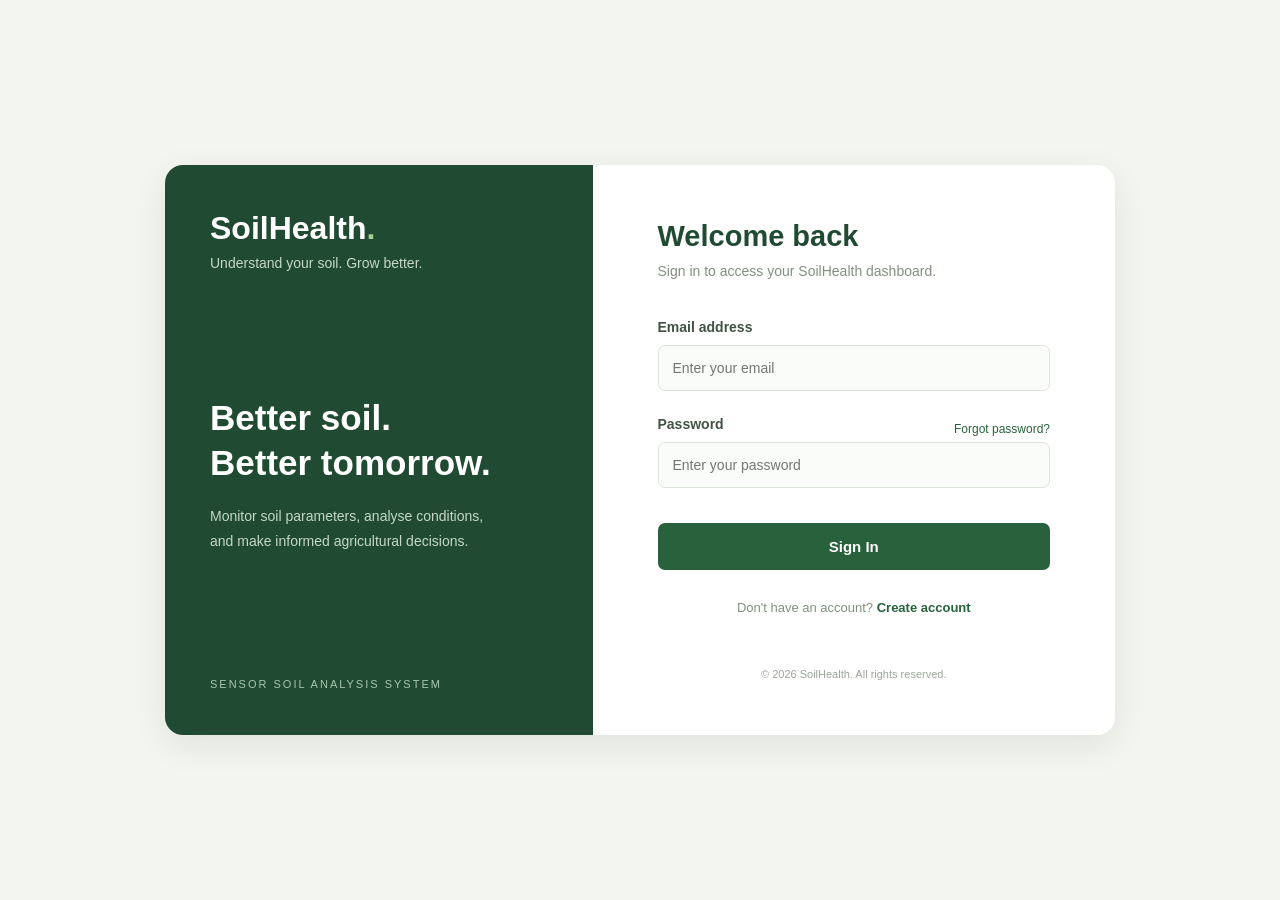
<file: Authentication/index.html>
<!DOCTYPE html>
<html lang="en">

<head>
    <meta charset="UTF-8">
    <meta name="viewport" content="width=device-width, initial-scale=1.0">

    <title>SoilHealth | Login</title>

    <link rel="stylesheet" href="AuthStyle.css">
</head>

<body>

    <div class="login-container">

        <!-- Left branding section -->

        <div class="brand-section">

            <div class="brand">
                <h1>SoilHealth<span>.</span></h1>
                <p>Understand your soil. Grow better.</p>
            </div>

            <div class="brand-message">
                <h2>Better soil.<br>Better tomorrow.</h2>
                <p>
                    Monitor soil parameters, analyse conditions,
                    and make informed agricultural decisions.
                </p>
            </div>

            <div class="brand-footer">
                SENSOR SOIL ANALYSIS SYSTEM
            </div>

        </div>


        <!-- Right login section -->

        <div class="form-section">

            <div class="form-content">

                <h2>Welcome back</h2>

                <p class="subtitle">
                    Sign in to access your SoilHealth dashboard.
                </p>

                <form id="loginForm">

                    <div class="input-group">
                        <label for="email">Email address</label>

                        <input
                            type="email"
                            id="email"
                            placeholder="Enter your email"
                            required
                        >
                    </div>


                    <div class="input-group">
                        <div class="password-label">
                            <label for="password">Password</label>

                            <a href="#">Forgot password?</a>
                        </div>

                        <input
                            type="password"
                            id="password"
                            placeholder="Enter your password"
                            required
                        >
                    </div>


                    <button type="submit">
                        Sign In
                    </button>

                </form>

                <p class="signup-text">
                    Don't have an account?
                    <a href="signup.html">Create account</a>
                </p>

            </div>

            <div class="form-footer">
                © 2026 SoilHealth. All rights reserved.
            </div>

        </div>

    </div>
<script src="login.js"></script>
</body>

</html>
</file>
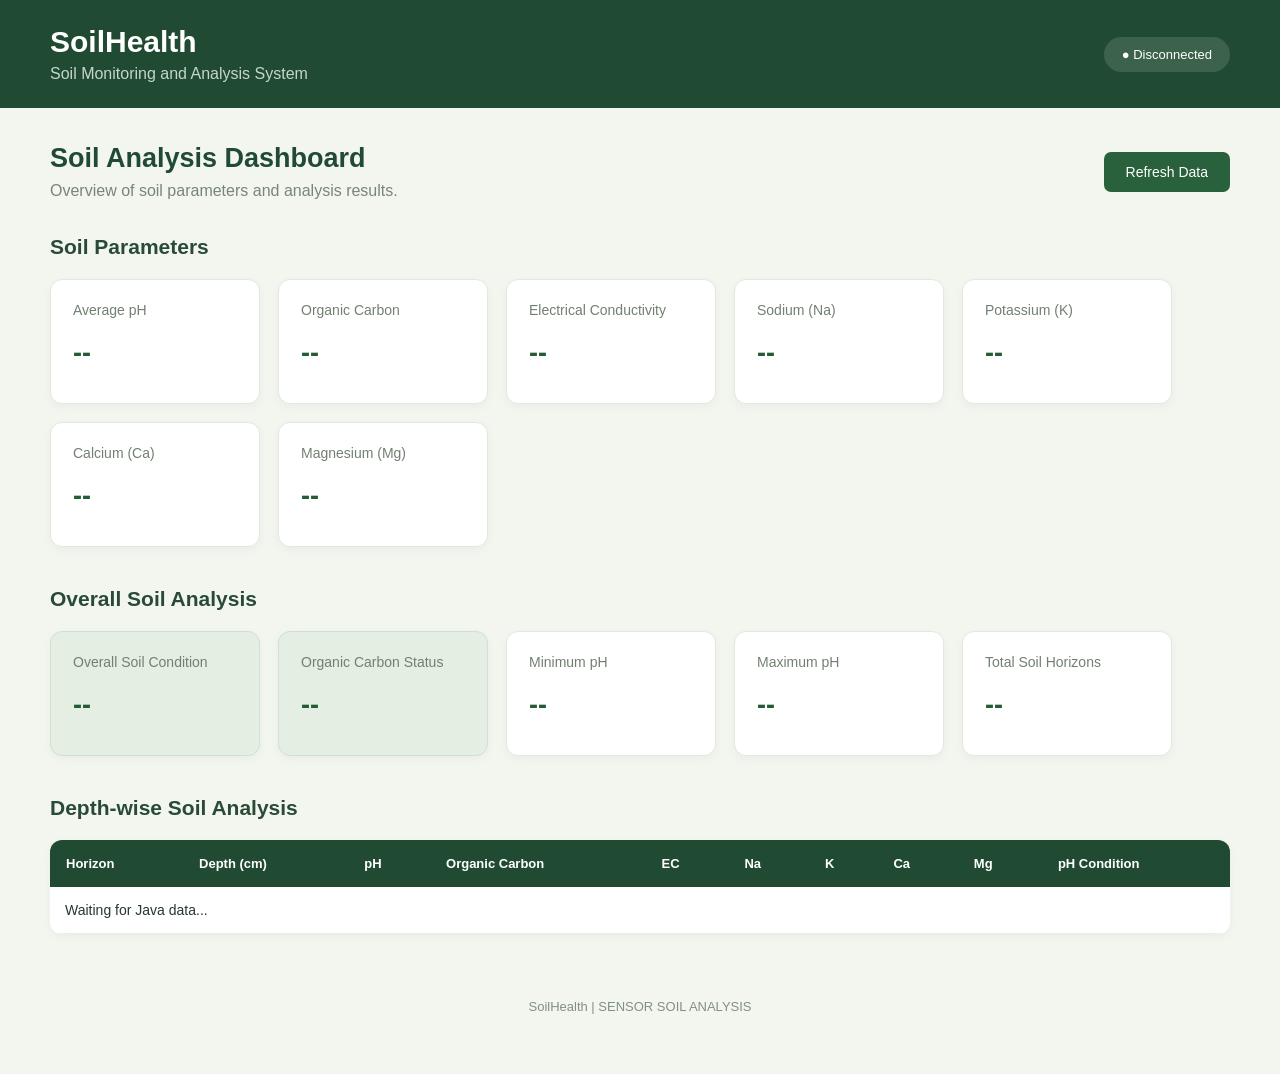
<file: Website/index.html>
<!DOCTYPE html>
<html lang="en">

<head>
    <meta charset="UTF-8">
    <meta name="viewport" content="width=device-width, initial-scale=1.0">

    <title>SoilHealth Dashboard</title>

    <link rel="stylesheet" href="style.css">
</head>

<body>

    <header>
        <div>
            <h1>SoilHealth</h1>
            <p>Soil Monitoring and Analysis System</p>
        </div>

        <div class="connection">
            <span id="connectionStatus">Connecting...</span>
        </div>
    </header>

    <main>

        <section class="welcome">
            <div>
                <h2>Soil Analysis Dashboard</h2>
                <p>Overview of soil parameters and analysis results.</p>
            </div>

            <button onclick="loadSoilData()">Refresh Data</button>
        </section>

        <!-- Soil Parameters -->

        <section>
            <h2>Soil Parameters</h2>

            <div class="grid">

                <div class="card">
                    <h3>Average pH</h3>
                    <p id="ph">--</p>
                </div>

                <div class="card">
                    <h3>Organic Carbon</h3>
                    <p id="oc">--</p>
                </div>

                <div class="card">
                    <h3>Electrical Conductivity</h3>
                    <p id="ec">--</p>
                </div>

                <div class="card">
                    <h3>Sodium (Na)</h3>
                    <p id="na">--</p>
                </div>

                <div class="card">
                    <h3>Potassium (K)</h3>
                    <p id="k">--</p>
                </div>

                <div class="card">
                    <h3>Calcium (Ca)</h3>
                    <p id="ca">--</p>
                </div>

                <div class="card">
                    <h3>Magnesium (Mg)</h3>
                    <p id="mg">--</p>
                </div>

            </div>
        </section>

        <!-- Overall Analysis -->

        <section>
            <h2>Overall Soil Analysis</h2>

            <div class="grid">

                <div class="card highlight">
                    <h3>Overall Soil Condition</h3>
                    <p id="condition">--</p>
                </div>

                <div class="card highlight">
                    <h3>Organic Carbon Status</h3>
                    <p id="organic">--</p>
                </div>

                <div class="card">
                    <h3>Minimum pH</h3>
                    <p id="minPH">--</p>
                </div>

                <div class="card">
                    <h3>Maximum pH</h3>
                    <p id="maxPH">--</p>
                </div>

                <div class="card">
                    <h3>Total Soil Horizons</h3>
                    <p id="count">--</p>
                </div>

            </div>
        </section>

        <!-- Depth-wise Analysis -->

        <section>
            <h2>Depth-wise Soil Analysis</h2>

            <div class="table-container">

                <table>
                    <thead>
                        <tr>
                            <th>Horizon</th>
                            <th>Depth (cm)</th>
                            <th>pH</th>
                            <th>Organic Carbon</th>
                            <th>EC</th>
                            <th>Na</th>
                            <th>K</th>
                            <th>Ca</th>
                            <th>Mg</th>
                            <th>pH Condition</th>
                        </tr>
                    </thead>

                    <tbody id="soilTable">
                        <tr>
                            <td colspan="10">Waiting for Java data...</td>
                        </tr>
                    </tbody>
                </table>

            </div>
        </section>

        <footer>
            <p>SoilHealth | SENSOR SOIL ANALYSIS</p>
        </footer>

    </main>

    <script src="script.js"></script>

</body>
</html>
</file>
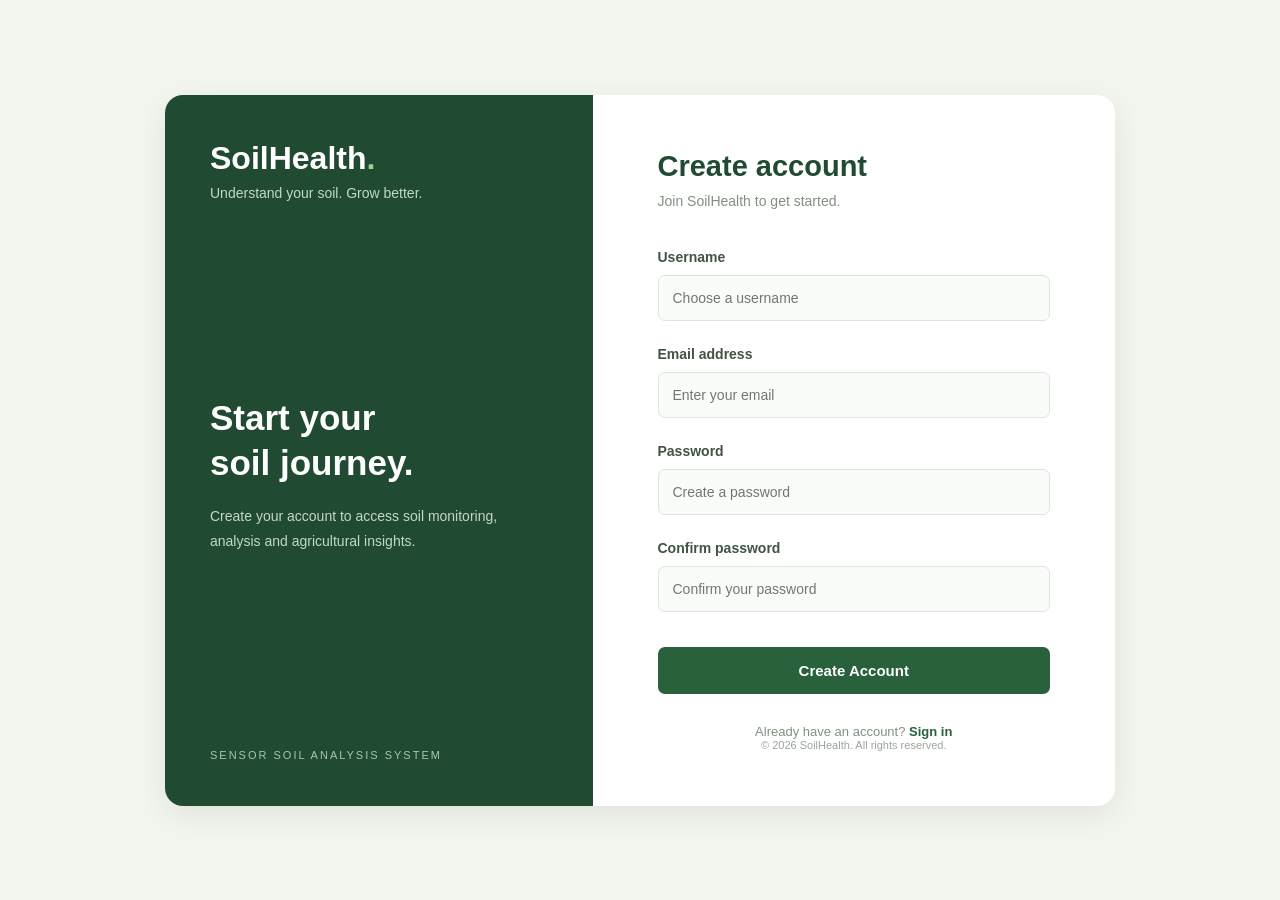
<file: Authentication/signup.html>
<!DOCTYPE html>
<html lang="en">

<head>
    <meta charset="UTF-8">
    <meta name="viewport" content="width=device-width, initial-scale=1.0">

    <title>SoilHealth | Create Account</title>

    <link rel="stylesheet" href="AuthStyle.css">
</head>

<body>

    <div class="login-container">

        <!-- Branding section -->

        <div class="brand-section">

            <div class="brand">
                <h1>SoilHealth<span>.</span></h1>
                <p>Understand your soil. Grow better.</p>
            </div>

            <div class="brand-message">
                <h2>Start your<br>soil journey.</h2>

                <p>
                    Create your account to access soil monitoring,
                    analysis and agricultural insights.
                </p>
            </div>

            <div class="brand-footer">
                SENSOR SOIL ANALYSIS SYSTEM
            </div>

        </div>


        <!-- Signup form -->

        <div class="form-section">

            <div class="form-content">

                <h2>Create account</h2>

                <p class="subtitle">
                    Join SoilHealth to get started.
                </p>

                <form id="signupForm">

                    <div class="input-group">
                        <label for="username">Username</label>

                        <input
                            type="text"
                            id="username"
                            placeholder="Choose a username"
                            required
                        >
                    </div>


                    <div class="input-group">
                        <label for="email">Email address</label>

                        <input
                            type="email"
                            id="email"
                            placeholder="Enter your email"
                            required
                        >
                    </div>


                    <div class="input-group">
                        <label for="password">Password</label>

                        <input
                            type="password"
                            id="password"
                            placeholder="Create a password"
                            required
                        >
                    </div>


                    <div class="input-group">
                        <label for="confirmPassword">Confirm password</label>

                        <input
                            type="password"
                            id="confirmPassword"
                            placeholder="Confirm your password"
                            required
                        >
                    </div>


                    <button type="submit">
                        Create Account
                    </button>

                </form>

                <p class="signup-text">
                    Already have an account?
                    <a href="index.html">Sign in</a>
                </p>

            </div>

            <div class="form-footer">
                © 2026 SoilHealth. All rights reserved.
            </div>

        </div>

    </div>
<script src="signup.js"></script>
</body>

</html>
</file>
<file: Authentication/AuthStyle.css>
/* General styling */

* {
    margin: 0;
    padding: 0;
    box-sizing: border-box;
}

body {
    font-family: Arial, sans-serif;
    background-color: #f3f6ef;
    color: #26382b;
    min-height: 100vh;
    display: flex;
    justify-content: center;
    align-items: center;
}


/* Main container */

.login-container {
    display: flex;
    width: 950px;
    min-height: 570px;
    background-color: white;
    border-radius: 18px;
    overflow: hidden;
    box-shadow: 0 10px 35px rgba(0, 0, 0, 0.08);
}


/* Left branding section */

.brand-section {
    width: 45%;
    background-color: #204b32;
    color: white;
    padding: 45px;
    display: flex;
    flex-direction: column;
    justify-content: space-between;
}

.brand h1 {
    font-size: 32px;
    margin-bottom: 8px;
}

.brand h1 span {
    color: #a8cf91;
}

.brand p {
    color: #c5d7c7;
    font-size: 14px;
}

.brand-message h2 {
    font-size: 35px;
    line-height: 1.3;
    margin-bottom: 18px;
}

.brand-message p {
    color: #c5d7c7;
    font-size: 14px;
    line-height: 1.8;
    max-width: 300px;
}

.brand-footer {
    font-size: 11px;
    letter-spacing: 2px;
    color: #a9c5ae;
}


/* Right form section */

.form-section {
    width: 55%;
    padding: 55px 65px;
    display: flex;
    flex-direction: column;
    justify-content: space-between;
}

.form-content h2 {
    font-size: 29px;
    color: #204b32;
    margin-bottom: 10px;
}

.subtitle {
    color: #829082;
    font-size: 14px;
    margin-bottom: 40px;
}


/* Input fields */

.input-group {
    margin-bottom: 25px;
}

.input-group label {
    display: block;
    font-size: 14px;
    font-weight: bold;
    margin-bottom: 10px;
    color: #405345;
}

.input-group input {
    width: 100%;
    padding: 14px;
    border: 1px solid #dce5da;
    border-radius: 7px;
    outline: none;
    font-size: 14px;
    background-color: #fafcf9;
}

.input-group input:focus {
    border-color: #28613c;
    box-shadow: 0 0 0 3px rgba(40, 97, 60, 0.1);
}


/* Password label */

.password-label {
    display: flex;
    justify-content: space-between;
    align-items: center;
}

.password-label a {
    font-size: 12px;
    color: #28613c;
    text-decoration: none;
}


/* Sign in button */

button {
    width: 100%;
    padding: 15px;
    background-color: #28613c;
    color: white;
    border: none;
    border-radius: 7px;
    font-size: 15px;
    font-weight: bold;
    cursor: pointer;
    margin-top: 10px;
    transition: 0.2s;
}

button:hover {
    background-color: #19472b;
}


/* Signup link */

.signup-text {
    text-align: center;
    font-size: 13px;
    color: #829082;
    margin-top: 30px;
}

.signup-text a {
    color: #28613c;
    font-weight: bold;
    text-decoration: none;
}


/* Footer */

.form-footer {
    color: #9aa69a;
    font-size: 11px;
    text-align: center;
}


/* Mobile responsiveness */

@media (max-width: 750px) {

    .login-container {
        width: 90%;
        flex-direction: column;
    }

    .brand-section {
        width: 100%;
        min-height: 250px;
        padding: 30px;
    }

    .brand-message {
        margin-top: 40px;
    }

    .brand-footer {
        margin-top: 30px;
    }

    .form-section {
        width: 100%;
        padding: 35px 25px;
        gap: 40px;
    }
}
</file>
<file: Website/style.css>
* {
    margin: 0;
    padding: 0;
    box-sizing: border-box;
}

body {
    font-family: Arial, sans-serif;
    background-color: #f3f6ef;
    color: #26382b;
}

/* Header */

header {
    background-color: #204b32;
    color: white;
    padding: 25px 50px;

    display: flex;
    justify-content: space-between;
    align-items: center;
}

header h1 {
    font-size: 30px;
    margin-bottom: 6px;
}

header p {
    color: #c5d7c7;
}

.connection {
    background-color: #ffffff20;
    padding: 10px 18px;
    border-radius: 20px;
    font-size: 13px;
}

/* Main content */

main {
    padding: 35px 50px;
}

section {
    margin-bottom: 40px;
}

.welcome {
    display: flex;
    justify-content: space-between;
    align-items: center;
    margin-bottom: 35px;
}

.welcome h2 {
    font-size: 27px;
    color: #204b32;
    margin-bottom: 8px;
}

.welcome p {
    color: #788579;
}

/* Refresh button */

button {
    background-color: #28613c;
    color: white;
    border: none;
    padding: 12px 22px;
    border-radius: 7px;
    cursor: pointer;
    font-size: 14px;
}

button:hover {
    background-color: #19472b;
}

/* Section headings */

section h2 {
    color: #294b35;
    font-size: 21px;
    margin-bottom: 20px;
}

/* Cards */

.grid {
    display: flex;
    flex-wrap: wrap;
    gap: 18px;
}

.card {
    background-color: white;
    width: 210px;
    min-height: 125px;
    padding: 22px;

    border-radius: 12px;
    border: 1px solid #e1e9df;

    box-shadow: 0 3px 10px rgba(0, 0, 0, 0.04);
}

.card h3 {
    color: #718071;
    font-size: 14px;
    font-weight: normal;
    margin-bottom: 20px;
}

.card p {
    color: #245c35;
    font-size: 27px;
    font-weight: bold;
}

.highlight {
    background-color: #e4eee2;
    border: 1px solid #d1e1ce;
}

/* Table */

.table-container {
    background-color: white;
    border-radius: 12px;
    overflow-x: auto;
    box-shadow: 0 3px 10px rgba(0, 0, 0, 0.04);
}

table {
    width: 100%;
    border-collapse: collapse;
    min-width: 950px;
}

th {
    background-color: #204b32;
    color: white;
    padding: 16px;
    text-align: left;
    font-size: 13px;
}

td {
    padding: 15px;
    border-bottom: 1px solid #e8eee6;
    font-size: 14px;
}

tr:hover {
    background-color: #f3f7f1;
}

/* Footer */

footer {
    text-align: center;
    color: #829082;
    padding: 25px;
    font-size: 13px;
}

/* Mobile layout */

@media (max-width: 700px) {

    header {
        padding: 22px;
    }

    main {
        padding: 25px 20px;
    }

    .welcome {
        align-items: flex-start;
        gap: 15px;
        flex-direction: column;
    }

    .card {
        width: 100%;
    }
}
</file>
